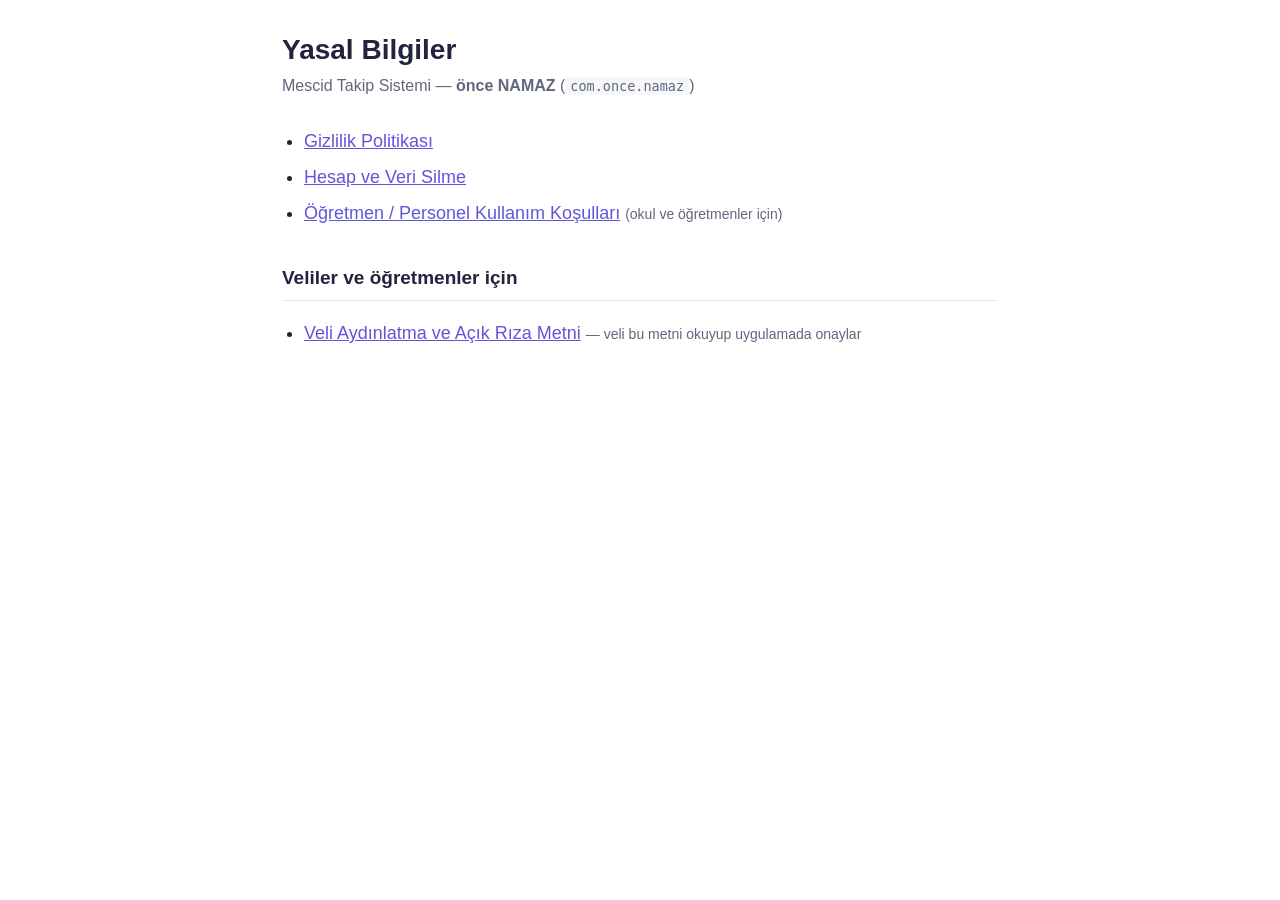
<file: index.html>
<!doctype html>
<html lang="tr">
<head>
<meta charset="utf-8">
<meta name="viewport" content="width=device-width, initial-scale=1">
<title>Yasal Bilgiler — önce NAMAZ</title>
<link rel="stylesheet" href="stil.css">
</head>
<body>
<h1>Yasal Bilgiler</h1>
<p class="sub">Mescid Takip Sistemi — <strong>önce NAMAZ</strong> (<code>com.once.namaz</code>)</p>
<ul style="margin-top:28px; font-size:18px;">
  <li><a href="gizlilik.html">Gizlilik Politikası</a></li>
  <li><a href="veri-silme.html">Hesap ve Veri Silme</a></li>
  <li><a href="kullanim-kosullari.html">Öğretmen / Personel Kullanım Koşulları</a> <span style="color:var(--muted);font-size:14px">(okul ve öğretmenler için)</span></li>
</ul>

<h2 style="margin-top:34px">Veliler ve öğretmenler için</h2>
<ul style="font-size:18px;">
  <li><a href="veli-onay-formu.html">Veli Aydınlatma ve Açık Rıza Metni</a>
      <span style="color:var(--muted);font-size:14px">— veli bu metni okuyup uygulamada onaylar</span></li>
</ul>
</body>
</html>
</file>
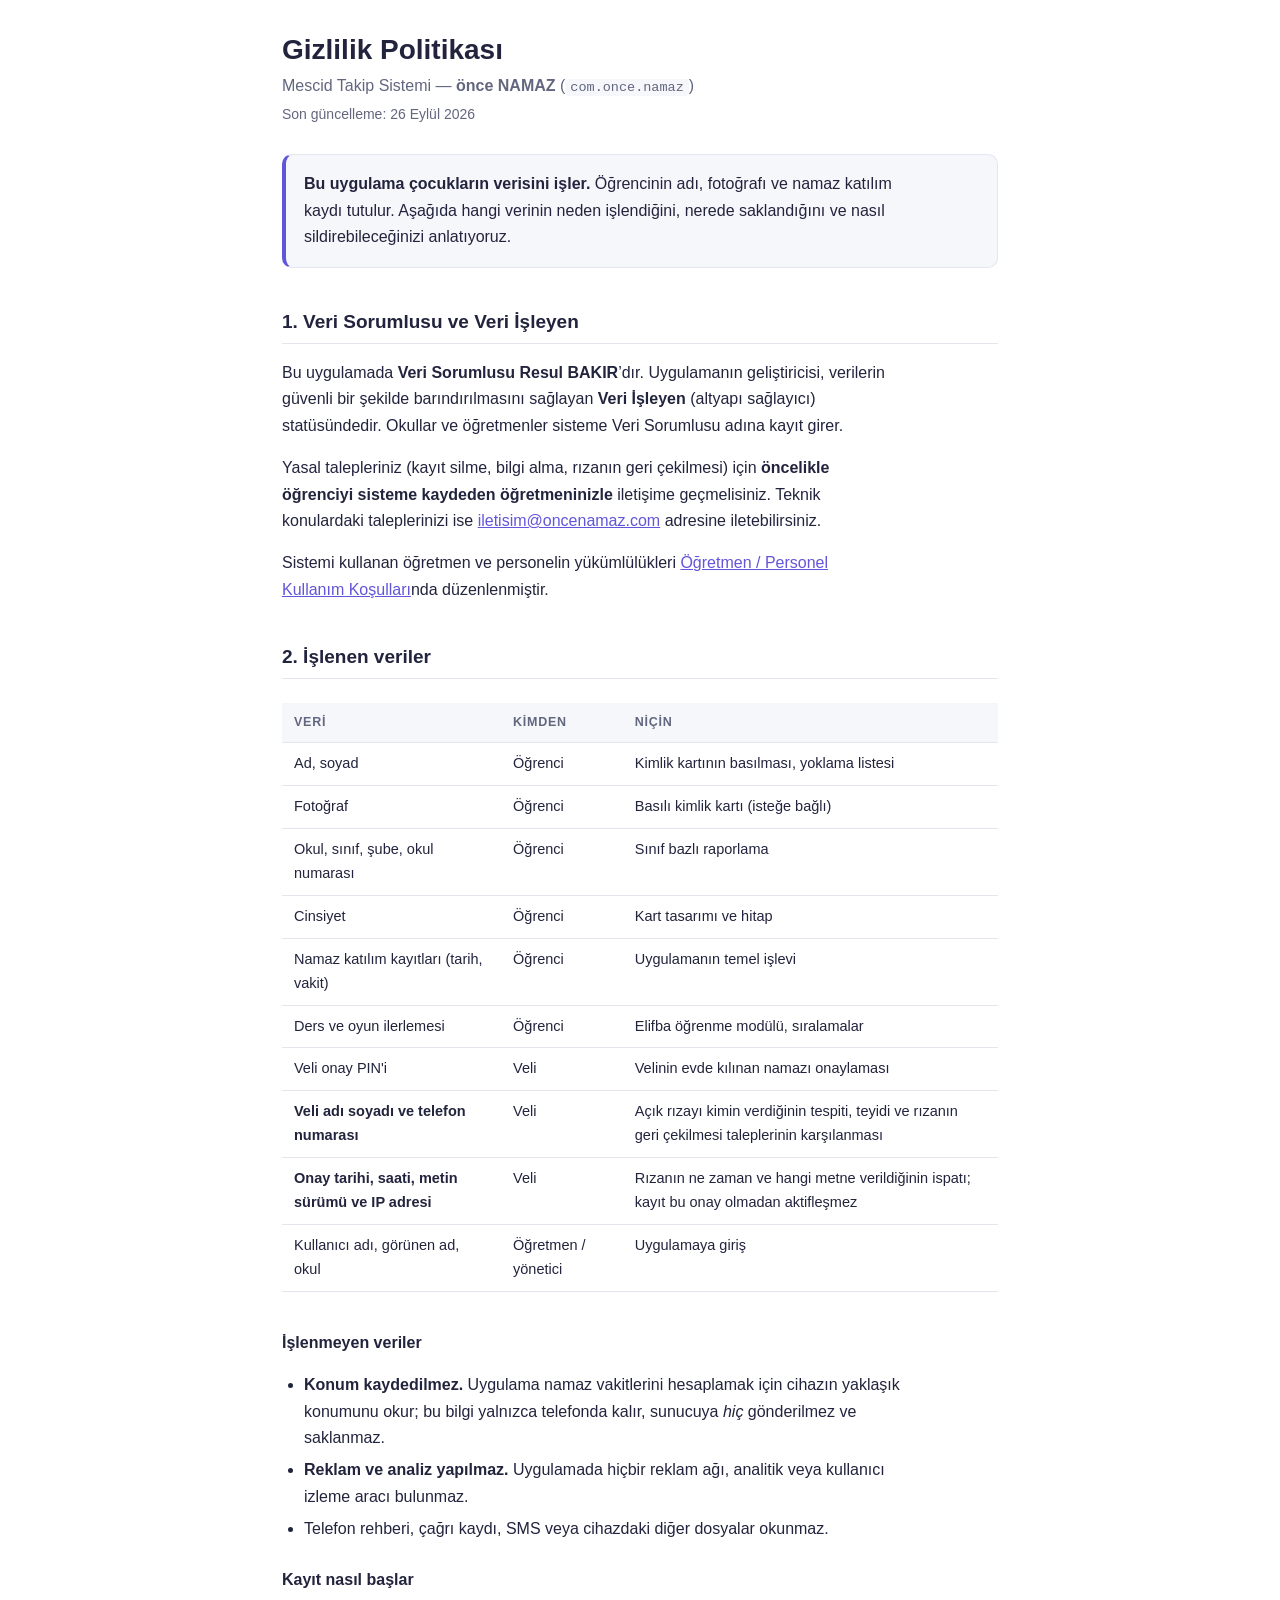
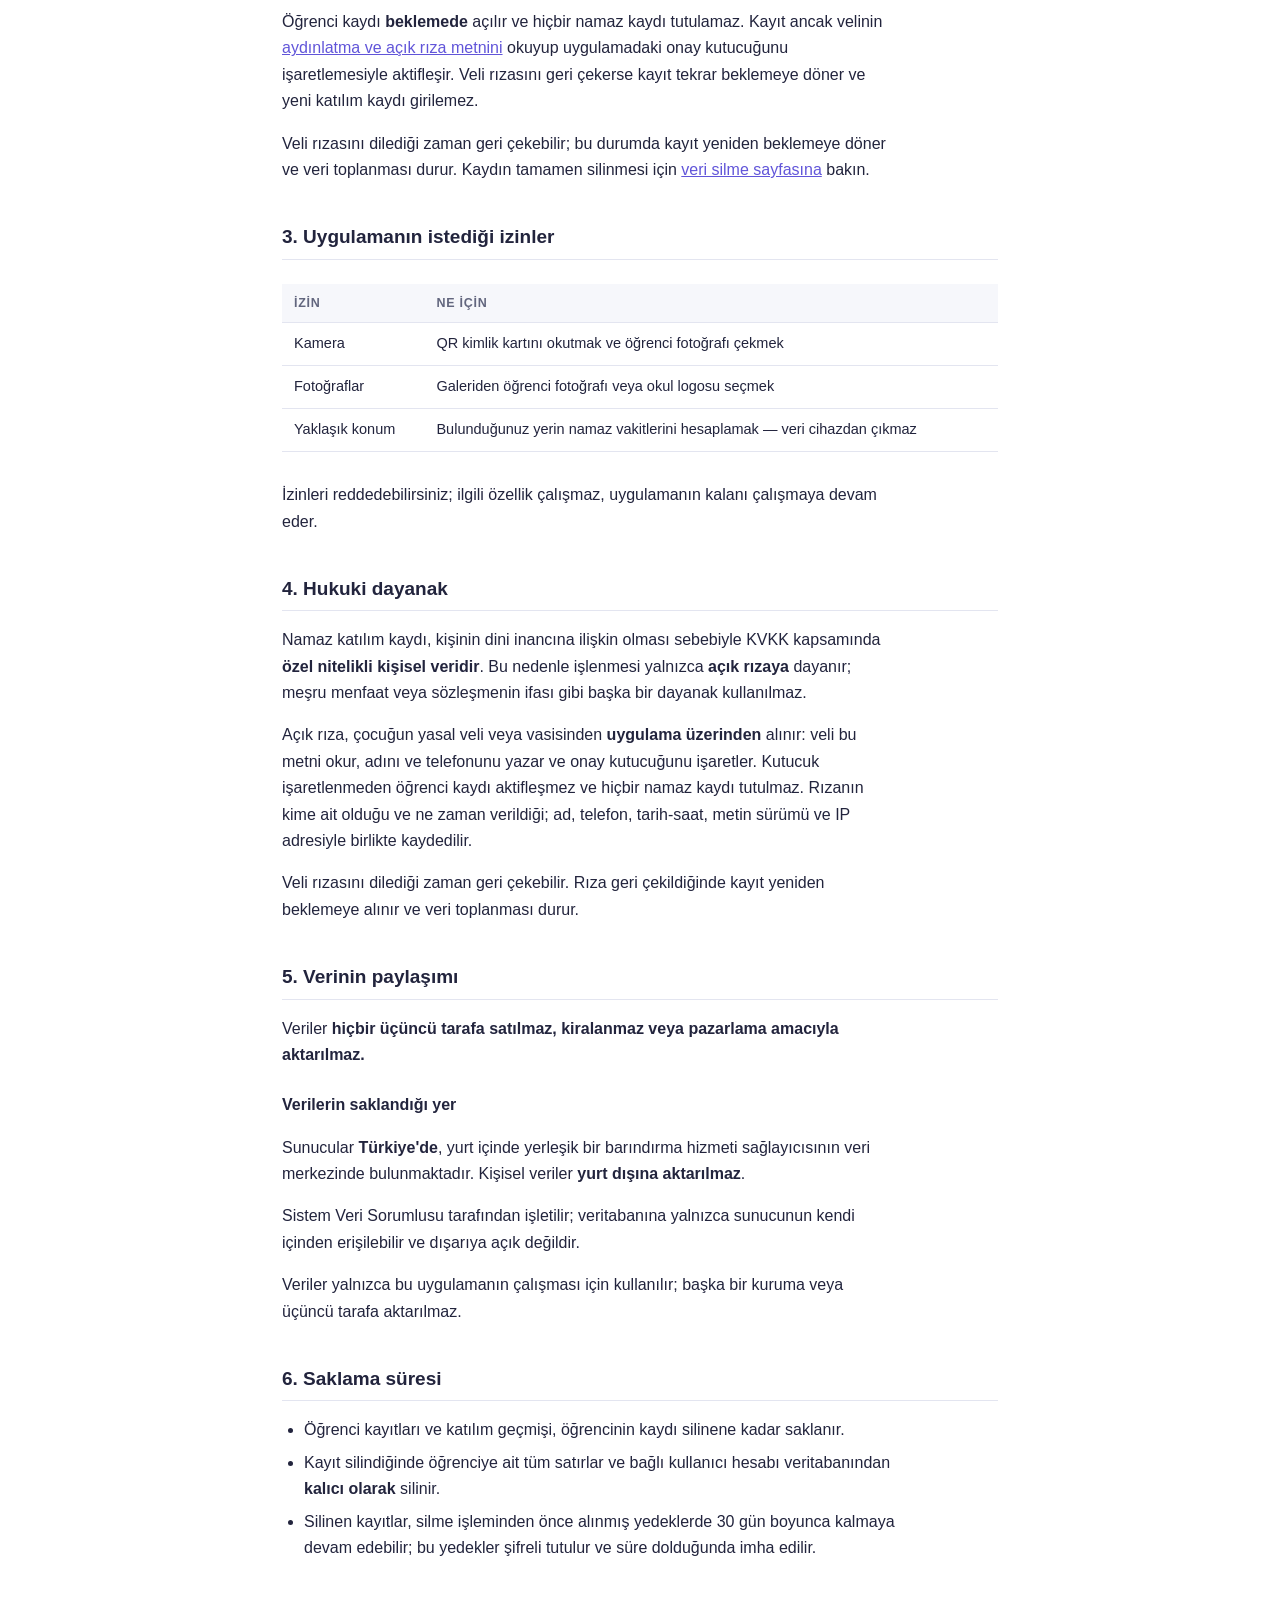
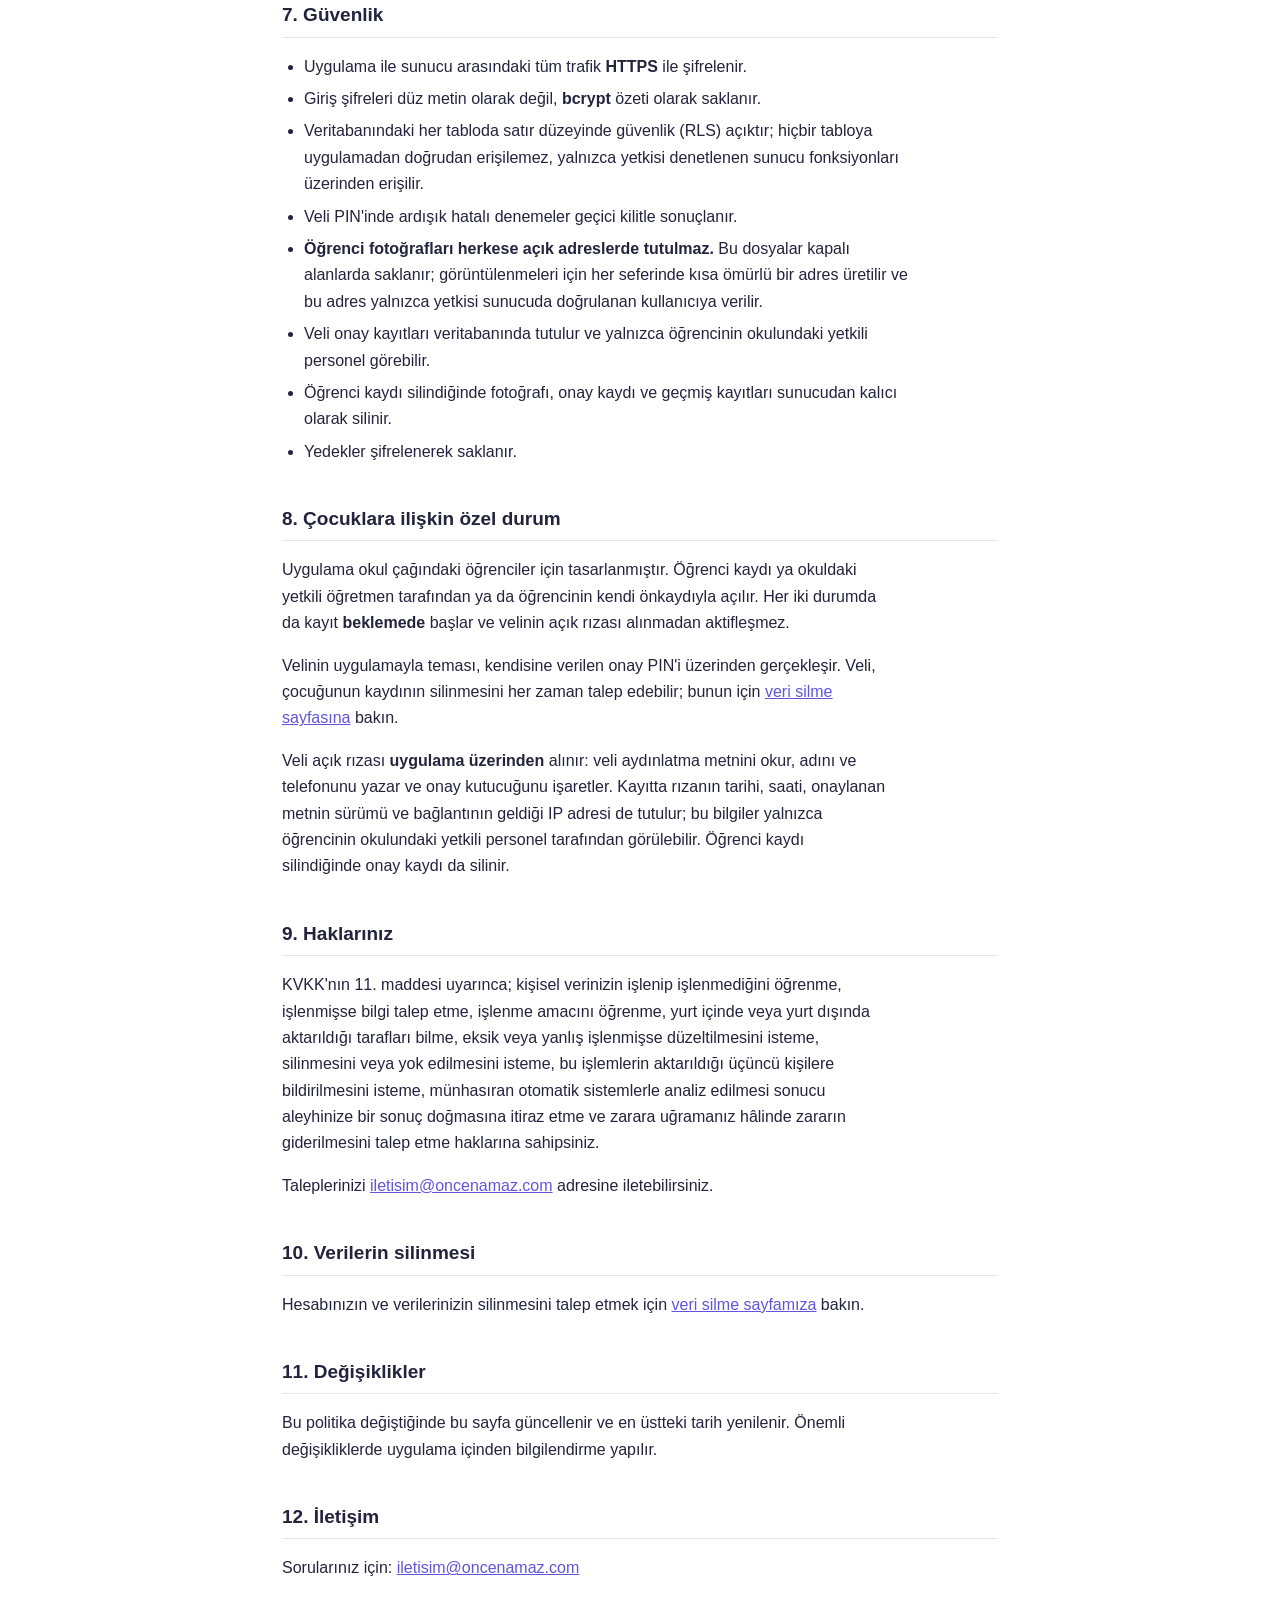
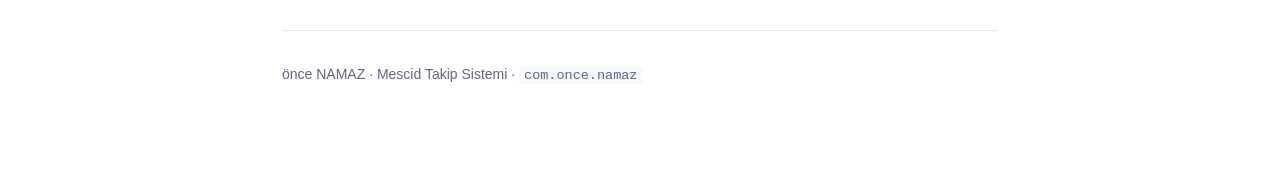
<file: gizlilik.html>
<!doctype html>
<html lang="tr">
<head>
<meta charset="utf-8">
<meta name="viewport" content="width=device-width, initial-scale=1">
<title>Gizlilik Politikası — önce NAMAZ</title>
<link rel="stylesheet" href="stil.css">
</head>
<body>

<h1>Gizlilik Politikası</h1>
<p class="sub">Mescid Takip Sistemi — <strong>önce NAMAZ</strong> (<code>com.once.namaz</code>)</p>
<p class="date">Son güncelleme: 26 Eylül 2026</p>

<div class="kutu">
  <p><strong>Bu uygulama çocukların verisini işler.</strong> Öğrencinin adı, fotoğrafı ve namaz katılım kaydı tutulur. Aşağıda hangi verinin neden işlendiğini, nerede saklandığını ve nasıl sildirebileceğinizi anlatıyoruz.</p>
</div>

<h2>1. Veri Sorumlusu ve Veri İşleyen</h2>
<p>Bu uygulamada <strong>Veri Sorumlusu</strong> <strong>Resul BAKIR</strong>’dır. Uygulamanın geliştiricisi, verilerin güvenli bir şekilde barındırılmasını sağlayan <strong>Veri İşleyen</strong> (altyapı sağlayıcı) statüsündedir. Okullar ve öğretmenler sisteme Veri Sorumlusu adına kayıt girer.</p>
<p>Yasal talepleriniz (kayıt silme, bilgi alma, rızanın geri çekilmesi) için <strong>öncelikle öğrenciyi sisteme kaydeden öğretmeninizle</strong> iletişime geçmelisiniz. Teknik konulardaki taleplerinizi ise <a href="mailto:iletisim@oncenamaz.com">iletisim@oncenamaz.com</a> adresine iletebilirsiniz.</p>
<p>Sistemi kullanan öğretmen ve personelin yükümlülükleri <a href="kullanim-kosullari.html">Öğretmen / Personel Kullanım Koşulları</a>nda düzenlenmiştir.</p>

<h2>2. İşlenen veriler</h2>
<div class="scroll">
<table>
  <thead><tr><th>Veri</th><th>Kimden</th><th>Niçin</th></tr></thead>
  <tbody>
    <tr><td>Ad, soyad</td><td>Öğrenci</td><td>Kimlik kartının basılması, yoklama listesi</td></tr>
    <tr><td>Fotoğraf</td><td>Öğrenci</td><td>Basılı kimlik kartı (isteğe bağlı)</td></tr>
    <tr><td>Okul, sınıf, şube, okul numarası</td><td>Öğrenci</td><td>Sınıf bazlı raporlama</td></tr>
    <tr><td>Cinsiyet</td><td>Öğrenci</td><td>Kart tasarımı ve hitap</td></tr>
    <tr><td>Namaz katılım kayıtları (tarih, vakit)</td><td>Öğrenci</td><td>Uygulamanın temel işlevi</td></tr>
    <tr><td>Ders ve oyun ilerlemesi</td><td>Öğrenci</td><td>Elifba öğrenme modülü, sıralamalar</td></tr>
    <tr><td>Veli onay PIN'i</td><td>Veli</td><td>Velinin evde kılınan namazı onaylaması</td></tr>
    <tr><td><strong>Veli adı soyadı ve telefon numarası</strong></td><td>Veli</td><td>Açık rızayı kimin verdiğinin tespiti, teyidi ve rızanın geri çekilmesi taleplerinin karşılanması</td></tr>
    <tr><td><strong>Onay tarihi, saati, metin sürümü ve IP adresi</strong></td><td>Veli</td><td>Rızanın ne zaman ve hangi metne verildiğinin ispatı; kayıt bu onay olmadan aktifleşmez</td></tr>
    <tr><td>Kullanıcı adı, görünen ad, okul</td><td>Öğretmen / yönetici</td><td>Uygulamaya giriş</td></tr>
  </tbody>
</table>
</div>

<h3>İşlenmeyen veriler</h3>
<ul>
  <li><strong>Konum kaydedilmez.</strong> Uygulama namaz vakitlerini hesaplamak için cihazın yaklaşık konumunu okur; bu bilgi yalnızca telefonda kalır, sunucuya <em>hiç</em> gönderilmez ve saklanmaz.</li>
  <li><strong>Reklam ve analiz yapılmaz.</strong> Uygulamada hiçbir reklam ağı, analitik veya kullanıcı izleme aracı bulunmaz.</li>
  <li>Telefon rehberi, çağrı kaydı, SMS veya cihazdaki diğer dosyalar okunmaz.</li>
</ul>

<h3>Kayıt nasıl başlar</h3>
<p>Öğrenci kaydı <strong>beklemede</strong> açılır ve hiçbir namaz kaydı tutulamaz. Kayıt ancak velinin <a href="veli-onay-formu.html">aydınlatma ve açık rıza metnini</a> okuyup uygulamadaki onay kutucuğunu işaretlemesiyle aktifleşir. Veli rızasını geri çekerse kayıt tekrar beklemeye döner ve yeni katılım kaydı girilemez.</p>
<p>Veli rızasını dilediği zaman geri çekebilir; bu durumda kayıt yeniden beklemeye döner ve veri toplanması durur. Kaydın tamamen silinmesi için <a href="veri-silme.html">veri silme sayfasına</a> bakın.</p>

<h2>3. Uygulamanın istediği izinler</h2>
<div class="scroll">
<table>
  <thead><tr><th>İzin</th><th>Ne için</th></tr></thead>
  <tbody>
    <tr><td>Kamera</td><td>QR kimlik kartını okutmak ve öğrenci fotoğrafı çekmek</td></tr>
    <tr><td>Fotoğraflar</td><td>Galeriden öğrenci fotoğrafı veya okul logosu seçmek</td></tr>
    <tr><td>Yaklaşık konum</td><td>Bulunduğunuz yerin namaz vakitlerini hesaplamak — veri cihazdan çıkmaz</td></tr>
  </tbody>
</table>
</div>
<p>İzinleri reddedebilirsiniz; ilgili özellik çalışmaz, uygulamanın kalanı çalışmaya devam eder.</p>

<h2>4. Hukuki dayanak</h2>
<p>Namaz katılım kaydı, kişinin dini inancına ilişkin olması sebebiyle KVKK
kapsamında <strong>özel nitelikli kişisel veridir</strong>. Bu nedenle işlenmesi
yalnızca <strong>açık rızaya</strong> dayanır; meşru menfaat veya sözleşmenin
ifası gibi başka bir dayanak kullanılmaz.</p>
<p>Açık rıza, çocuğun yasal veli veya vasisinden <strong>uygulama üzerinden</strong>
alınır: veli bu metni okur, adını ve telefonunu yazar ve onay kutucuğunu
işaretler. Kutucuk işaretlenmeden öğrenci kaydı aktifleşmez ve hiçbir namaz
kaydı tutulmaz. Rızanın kime ait olduğu ve ne zaman verildiği; ad, telefon,
tarih-saat, metin sürümü ve IP adresiyle birlikte kaydedilir.</p>
<p>Veli rızasını dilediği zaman geri çekebilir. Rıza geri çekildiğinde kayıt
yeniden beklemeye alınır ve veri toplanması durur.</p>

<h2>5. Verinin paylaşımı</h2>
<p>Veriler <strong>hiçbir üçüncü tarafa satılmaz, kiralanmaz veya pazarlama amacıyla aktarılmaz.</strong></p>
<h3>Verilerin saklandığı yer</h3>
<p>Sunucular <strong>Türkiye'de</strong>, yurt içinde yerleşik bir barındırma
hizmeti sağlayıcısının veri merkezinde bulunmaktadır. Kişisel veriler
<strong>yurt dışına aktarılmaz</strong>.</p>
<p>Sistem Veri Sorumlusu tarafından işletilir; veritabanına yalnızca sunucunun
kendi içinden erişilebilir ve dışarıya açık değildir.</p>
<p>Veriler yalnızca bu uygulamanın çalışması için kullanılır; başka bir kuruma
veya üçüncü tarafa aktarılmaz.</p>

<h2>6. Saklama süresi</h2>
<ul>
  <li>Öğrenci kayıtları ve katılım geçmişi, öğrencinin kaydı silinene kadar saklanır.</li>
  <li>Kayıt silindiğinde öğrenciye ait tüm satırlar ve bağlı kullanıcı hesabı veritabanından <strong>kalıcı olarak</strong> silinir.</li>
  <li>Silinen kayıtlar, silme işleminden önce alınmış yedeklerde 30 gün boyunca kalmaya devam edebilir; bu yedekler şifreli tutulur ve süre dolduğunda imha edilir.</li>
</ul>

<h2>7. Güvenlik</h2>
<ul>
  <li>Uygulama ile sunucu arasındaki tüm trafik <strong>HTTPS</strong> ile şifrelenir.</li>
  <li>Giriş şifreleri düz metin olarak değil, <strong>bcrypt</strong> özeti olarak saklanır.</li>
  <li>Veritabanındaki her tabloda satır düzeyinde güvenlik (RLS) açıktır; hiçbir tabloya uygulamadan doğrudan erişilemez, yalnızca yetkisi denetlenen sunucu fonksiyonları üzerinden erişilir.</li>
  <li>Veli PIN'inde ardışık hatalı denemeler geçici kilitle sonuçlanır.</li>
  <li><strong>Öğrenci fotoğrafları herkese açık adreslerde tutulmaz.</strong> Bu dosyalar kapalı alanlarda saklanır; görüntülenmeleri için her seferinde kısa ömürlü bir adres üretilir ve bu adres yalnızca yetkisi sunucuda doğrulanan kullanıcıya verilir.</li>
  <li>Veli onay kayıtları veritabanında tutulur ve yalnızca öğrencinin okulundaki yetkili personel görebilir.</li>
  <li>Öğrenci kaydı silindiğinde fotoğrafı, onay kaydı ve geçmiş kayıtları sunucudan kalıcı olarak silinir.</li>
  <li>Yedekler şifrelenerek saklanır.</li>
</ul>

<h2>8. Çocuklara ilişkin özel durum</h2>
<p>Uygulama okul çağındaki öğrenciler için tasarlanmıştır. Öğrenci kaydı ya okuldaki yetkili öğretmen tarafından ya da öğrencinin kendi önkaydıyla açılır. Her iki durumda da kayıt <strong>beklemede</strong> başlar ve velinin açık rızası alınmadan aktifleşmez.</p>
<p>Velinin uygulamayla teması, kendisine verilen onay PIN'i üzerinden
gerçekleşir. Veli, çocuğunun kaydının silinmesini her zaman talep edebilir;
bunun için <a href="veri-silme.html">veri silme sayfasına</a> bakın.</p>
<p>Veli açık rızası <strong>uygulama üzerinden</strong> alınır: veli aydınlatma
metnini okur, adını ve telefonunu yazar ve onay kutucuğunu işaretler. Kayıtta
rızanın tarihi, saati, onaylanan metnin sürümü ve bağlantının geldiği IP adresi
de tutulur; bu bilgiler yalnızca öğrencinin okulundaki yetkili personel
tarafından görülebilir. Öğrenci kaydı silindiğinde onay kaydı da silinir.</p>

<h2>9. Haklarınız</h2>
<p>KVKK'nın 11. maddesi uyarınca; kişisel verinizin işlenip işlenmediğini öğrenme, işlenmişse bilgi talep etme, işlenme amacını öğrenme, yurt içinde veya yurt dışında aktarıldığı tarafları bilme, eksik veya yanlış işlenmişse düzeltilmesini isteme, silinmesini veya yok edilmesini isteme, bu işlemlerin aktarıldığı üçüncü kişilere bildirilmesini isteme, münhasıran otomatik sistemlerle analiz edilmesi sonucu aleyhinize bir sonuç doğmasına itiraz etme ve zarara uğramanız hâlinde zararın giderilmesini talep etme haklarına sahipsiniz.</p>
<p>Taleplerinizi <a href="mailto:iletisim@oncenamaz.com">iletisim@oncenamaz.com</a> adresine iletebilirsiniz.</p>

<h2>10. Verilerin silinmesi</h2>
<p>Hesabınızın ve verilerinizin silinmesini talep etmek için <a href="veri-silme.html">veri silme sayfamıza</a> bakın.</p>

<h2>11. Değişiklikler</h2>
<p>Bu politika değiştiğinde bu sayfa güncellenir ve en üstteki tarih yenilenir. Önemli değişikliklerde uygulama içinden bilgilendirme yapılır.</p>

<h2>12. İletişim</h2>
<p>Sorularınız için: <a href="mailto:iletisim@oncenamaz.com">iletisim@oncenamaz.com</a></p>

<footer>
  <p>önce NAMAZ · Mescid Takip Sistemi · <code>com.once.namaz</code></p>
</footer>

</body>
</html>
</file>
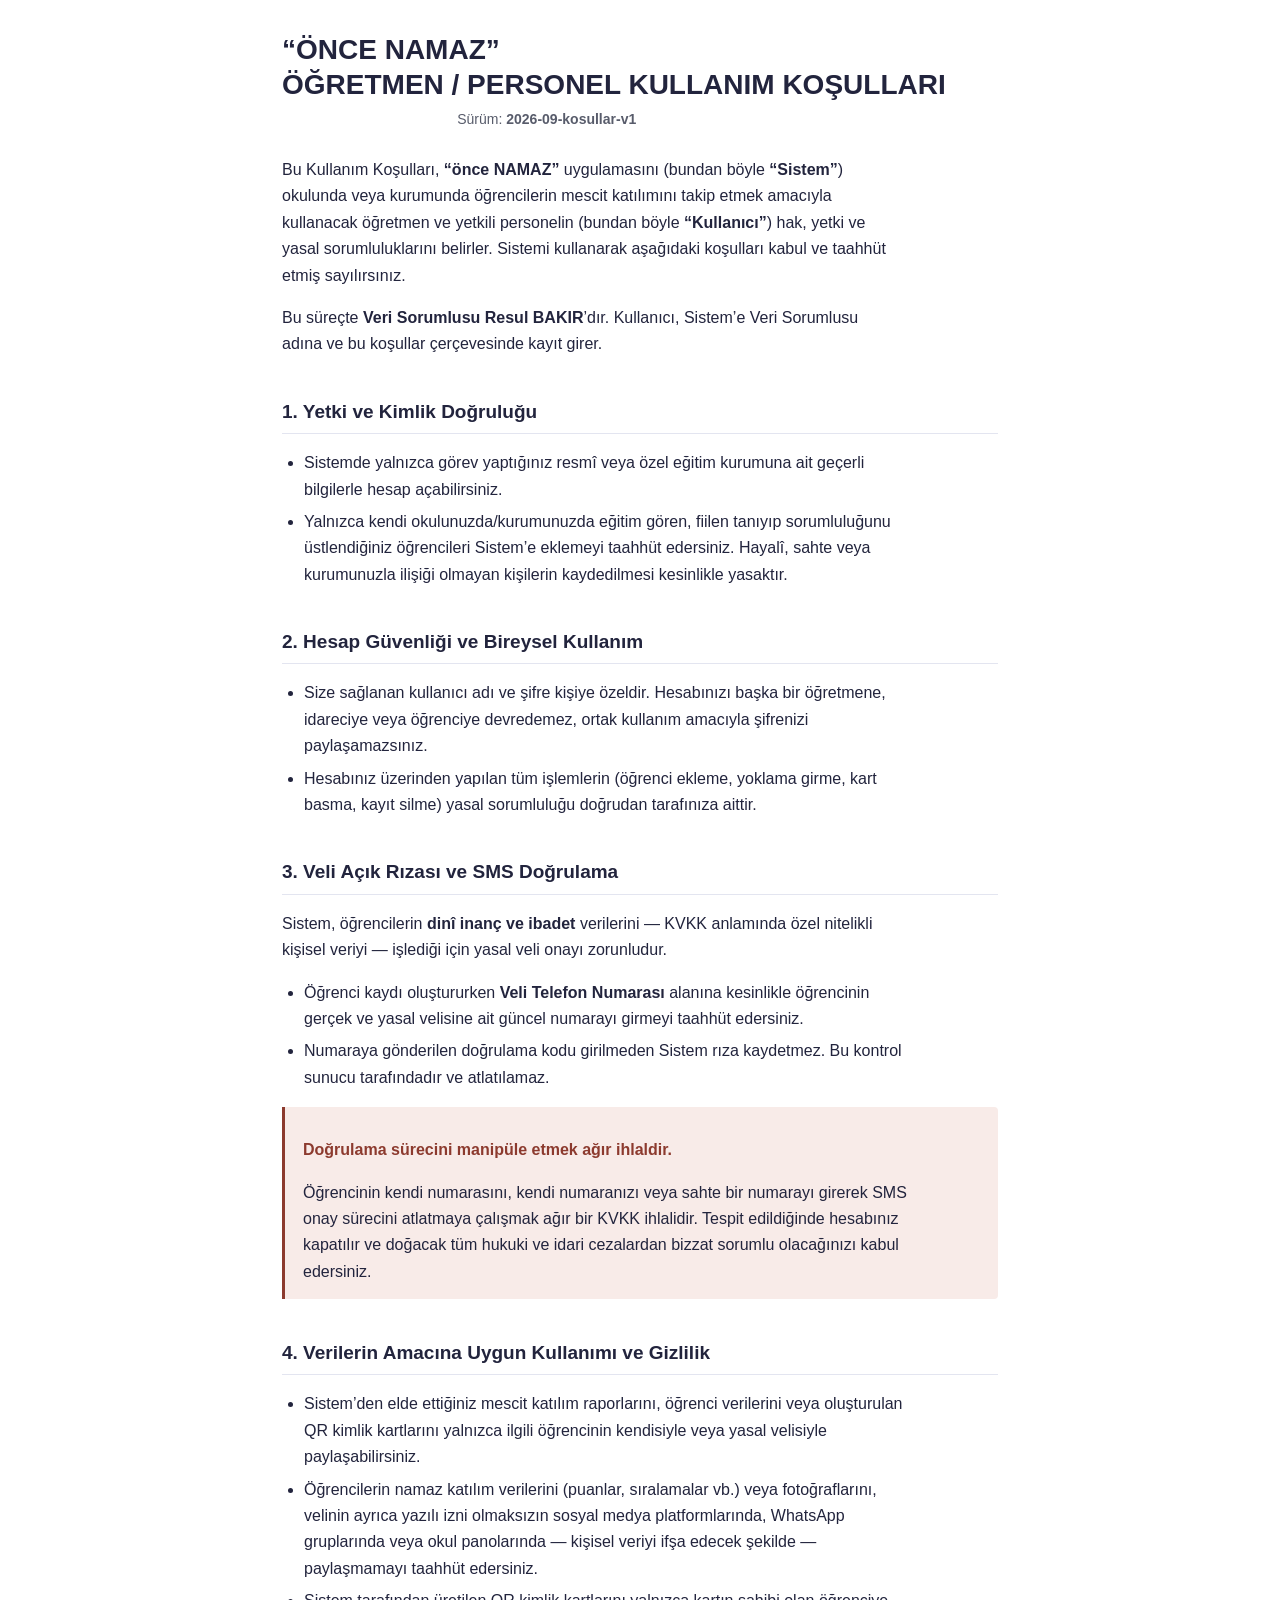
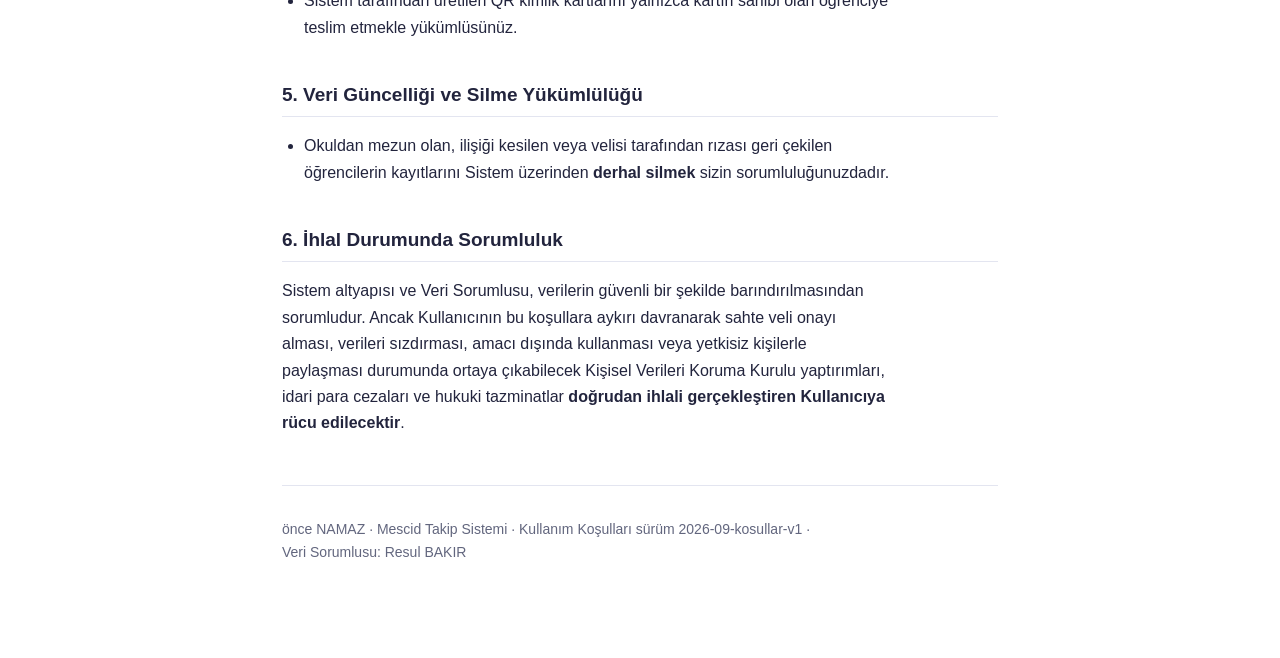
<file: kullanim-kosullari.html>
<!doctype html>
<html lang="tr">
<head>
<meta charset="utf-8">
<meta name="viewport" content="width=device-width, initial-scale=1">
<title>Öğretmen / Personel Kullanım Koşulları — önce NAMAZ</title>
<link rel="stylesheet" href="stil.css">
<style>
  .surum { text-align:center; font-size:14px; color:#585C6B; margin:0 0 26px; }
  .uyari { background:#F8EBE8; border-left:3px solid #8C3A2E; padding:14px 18px; border-radius:0 4px 4px 0; margin:0 0 18px; }
  .uyari p:last-child { margin-bottom:0; }
  .uyari .bas { font-weight:700; color:#8C3A2E; }
</style>
</head>
<body>

<h1>“ÖNCE NAMAZ”<br>ÖĞRETMEN / PERSONEL KULLANIM KOŞULLARI</h1>
<p class="surum">Sürüm: <strong>2026-09-kosullar-v1</strong></p>

<p>Bu Kullanım Koşulları, <strong>“önce NAMAZ”</strong> uygulamasını (bundan böyle <strong>“Sistem”</strong>) okulunda veya kurumunda öğrencilerin mescit katılımını takip etmek amacıyla kullanacak öğretmen ve yetkili personelin (bundan böyle <strong>“Kullanıcı”</strong>) hak, yetki ve yasal sorumluluklarını belirler. Sistemi kullanarak aşağıdaki koşulları kabul ve taahhüt etmiş sayılırsınız.</p>

<p>Bu süreçte <strong>Veri Sorumlusu Resul BAKIR</strong>’dır. Kullanıcı, Sistem’e Veri Sorumlusu adına ve bu koşullar çerçevesinde kayıt girer.</p>

<h2>1. Yetki ve Kimlik Doğruluğu</h2>
<ul>
  <li>Sistemde yalnızca görev yaptığınız resmî veya özel eğitim kurumuna ait geçerli bilgilerle hesap açabilirsiniz.</li>
  <li>Yalnızca kendi okulunuzda/kurumunuzda eğitim gören, fiilen tanıyıp sorumluluğunu üstlendiğiniz öğrencileri Sistem’e eklemeyi taahhüt edersiniz. Hayalî, sahte veya kurumunuzla ilişiği olmayan kişilerin kaydedilmesi kesinlikle yasaktır.</li>
</ul>

<h2>2. Hesap Güvenliği ve Bireysel Kullanım</h2>
<ul>
  <li>Size sağlanan kullanıcı adı ve şifre kişiye özeldir. Hesabınızı başka bir öğretmene, idareciye veya öğrenciye devredemez, ortak kullanım amacıyla şifrenizi paylaşamazsınız.</li>
  <li>Hesabınız üzerinden yapılan tüm işlemlerin (öğrenci ekleme, yoklama girme, kart basma, kayıt silme) yasal sorumluluğu doğrudan tarafınıza aittir.</li>
</ul>

<h2>3. Veli Açık Rızası ve SMS Doğrulama</h2>
<p>Sistem, öğrencilerin <strong>dinî inanç ve ibadet</strong> verilerini — KVKK anlamında özel nitelikli kişisel veriyi — işlediği için yasal veli onayı zorunludur.</p>
<ul>
  <li>Öğrenci kaydı oluştururken <strong>Veli Telefon Numarası</strong> alanına kesinlikle öğrencinin gerçek ve yasal velisine ait güncel numarayı girmeyi taahhüt edersiniz.</li>
  <li>Numaraya gönderilen doğrulama kodu girilmeden Sistem rıza kaydetmez. Bu kontrol sunucu tarafındadır ve atlatılamaz.</li>
</ul>
<div class="uyari">
  <p class="bas">Doğrulama sürecini manipüle etmek ağır ihlaldir.</p>
  <p>Öğrencinin kendi numarasını, kendi numaranızı veya sahte bir numarayı girerek SMS onay sürecini atlatmaya çalışmak ağır bir KVKK ihlalidir. Tespit edildiğinde hesabınız kapatılır ve doğacak tüm hukuki ve idari cezalardan bizzat sorumlu olacağınızı kabul edersiniz.</p>
</div>

<h2>4. Verilerin Amacına Uygun Kullanımı ve Gizlilik</h2>
<ul>
  <li>Sistem’den elde ettiğiniz mescit katılım raporlarını, öğrenci verilerini veya oluşturulan QR kimlik kartlarını yalnızca ilgili öğrencinin kendisiyle veya yasal velisiyle paylaşabilirsiniz.</li>
  <li>Öğrencilerin namaz katılım verilerini (puanlar, sıralamalar vb.) veya fotoğraflarını, velinin ayrıca yazılı izni olmaksızın sosyal medya platformlarında, WhatsApp gruplarında veya okul panolarında — kişisel veriyi ifşa edecek şekilde — paylaşmamayı taahhüt edersiniz.</li>
  <li>Sistem tarafından üretilen QR kimlik kartlarını yalnızca kartın sahibi olan öğrenciye teslim etmekle yükümlüsünüz.</li>
</ul>

<h2>5. Veri Güncelliği ve Silme Yükümlülüğü</h2>
<ul>
  <li>Okuldan mezun olan, ilişiği kesilen veya velisi tarafından rızası geri çekilen öğrencilerin kayıtlarını Sistem üzerinden <strong>derhal silmek</strong> sizin sorumluluğunuzdadır.</li>
</ul>

<h2>6. İhlal Durumunda Sorumluluk</h2>
<p>Sistem altyapısı ve Veri Sorumlusu, verilerin güvenli bir şekilde barındırılmasından sorumludur. Ancak Kullanıcının bu koşullara aykırı davranarak sahte veli onayı alması, verileri sızdırması, amacı dışında kullanması veya yetkisiz kişilerle paylaşması durumunda ortaya çıkabilecek Kişisel Verileri Koruma Kurulu yaptırımları, idari para cezaları ve hukuki tazminatlar <strong>doğrudan ihlali gerçekleştiren Kullanıcıya rücu edilecektir</strong>.</p>

<footer>
  <p>önce NAMAZ · Mescid Takip Sistemi · Kullanım Koşulları sürüm 2026-09-kosullar-v1 · Veri Sorumlusu: Resul BAKIR</p>
</footer>

</body>
</html>
</file>
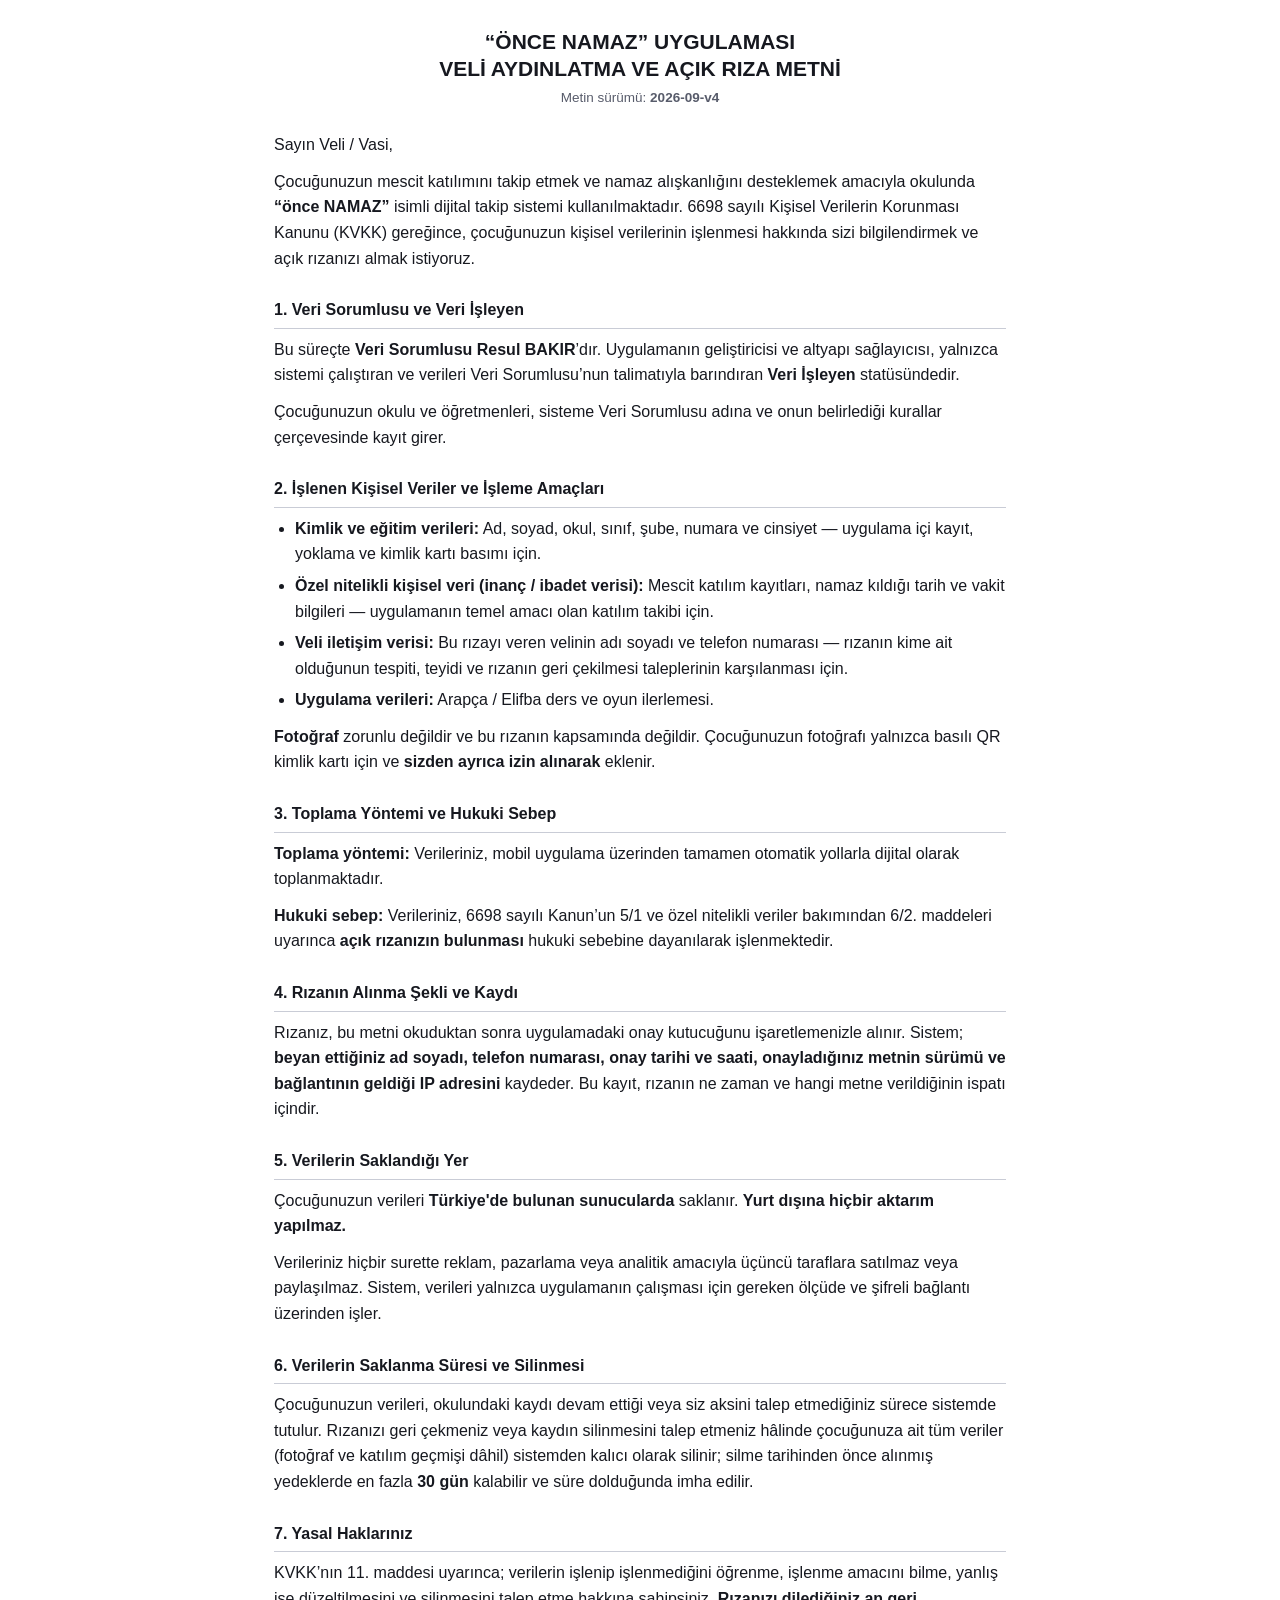
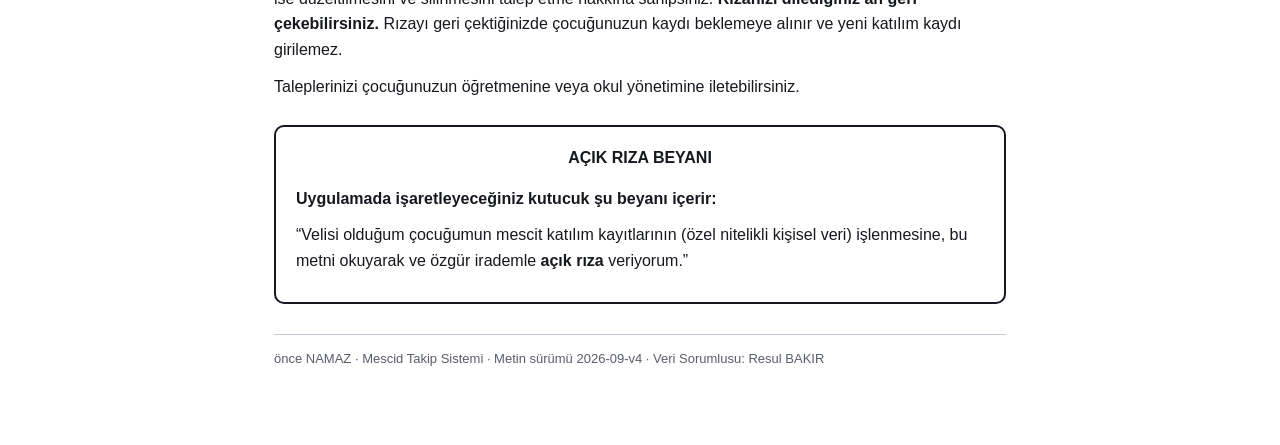
<file: veli-onay-formu.html>
<!doctype html>
<html lang="tr">
<head>
<meta charset="utf-8">
<meta name="viewport" content="width=device-width, initial-scale=1">
<title>Veli Aydınlatma ve Açık Rıza Metni — önce NAMAZ</title>
<style>
  /* Bu metin uygulamada okunur; veli onay kutucuğunu işaretlemeden önce
     buraya yönlendirilir. Yazdırılmak zorunda değil ama okunaklı dökülsün. */
  :root { --ink:#16181F; --muted:#585C6B; --rule:#C9CCD6; }
  * { box-sizing: border-box; }
  body {
    margin: 0 auto; padding: 28px 24px 64px; max-width: 780px;
    background: #fff; color: var(--ink);
    font: 16px/1.6 "Segoe UI", -apple-system, BlinkMacSystemFont, Roboto, Arial, sans-serif;
    -webkit-text-size-adjust: 100%;
  }
  h1 { font-size: 21px; line-height: 1.3; margin: 0 0 4px; text-align: center; }
  .altbaslik { text-align: center; font-size: 13.5px; color: var(--muted); margin: 0 0 24px; }
  h2 { font-size: 16px; margin: 26px 0 8px; padding-bottom: 5px; border-bottom: 1px solid var(--rule); }
  p { margin: 0 0 11px; }
  ul { margin: 0 0 11px; padding-left: 21px; }
  li { margin-bottom: 6px; }

  .onay { border: 2px solid var(--ink); border-radius: 10px; padding: 18px 20px; margin-top: 26px; }
  .onay h2 { border: 0; margin: 0 0 10px; text-align: center; }
  .beyan { font-weight: 600; }

  footer { margin-top: 30px; padding-top: 14px; border-top: 1px solid var(--rule); font-size: 13px; color: var(--muted); }

  @media print {
    body { padding: 0; max-width: none; font-size: 10pt; }
    @page { size: A4; margin: 14mm; }
  }
</style>
</head>
<body>

<h1>“ÖNCE NAMAZ” UYGULAMASI<br>VELİ AYDINLATMA VE AÇIK RIZA METNİ</h1>
<p class="altbaslik">Metin sürümü: <strong>2026-09-v4</strong></p>

<p>Sayın Veli / Vasi,</p>
<p>Çocuğunuzun mescit katılımını takip etmek ve namaz alışkanlığını desteklemek amacıyla okulunda <strong>“önce NAMAZ”</strong> isimli dijital takip sistemi kullanılmaktadır. 6698 sayılı Kişisel Verilerin Korunması Kanunu (KVKK) gereğince, çocuğunuzun kişisel verilerinin işlenmesi hakkında sizi bilgilendirmek ve açık rızanızı almak istiyoruz.</p>

<h2>1. Veri Sorumlusu ve Veri İşleyen</h2>
<p>Bu süreçte <strong>Veri Sorumlusu</strong> <strong>Resul BAKIR</strong>’dır. Uygulamanın geliştiricisi ve altyapı sağlayıcısı, yalnızca sistemi çalıştıran ve verileri Veri Sorumlusu’nun talimatıyla barındıran <strong>Veri İşleyen</strong> statüsündedir.</p>
<p>Çocuğunuzun okulu ve öğretmenleri, sisteme Veri Sorumlusu adına ve onun belirlediği kurallar çerçevesinde kayıt girer.</p>

<h2>2. İşlenen Kişisel Veriler ve İşleme Amaçları</h2>
<ul>
  <li><strong>Kimlik ve eğitim verileri:</strong> Ad, soyad, okul, sınıf, şube, numara ve cinsiyet — uygulama içi kayıt, yoklama ve kimlik kartı basımı için.</li>
  <li><strong>Özel nitelikli kişisel veri (inanç / ibadet verisi):</strong> Mescit katılım kayıtları, namaz kıldığı tarih ve vakit bilgileri — uygulamanın temel amacı olan katılım takibi için.</li>
  <li><strong>Veli iletişim verisi:</strong> Bu rızayı veren velinin adı soyadı ve telefon numarası — rızanın kime ait olduğunun tespiti, teyidi ve rızanın geri çekilmesi taleplerinin karşılanması için.</li>
  <li><strong>Uygulama verileri:</strong> Arapça / Elifba ders ve oyun ilerlemesi.</li>
</ul>
<p><strong>Fotoğraf</strong> zorunlu değildir ve bu rızanın kapsamında değildir. Çocuğunuzun fotoğrafı yalnızca basılı QR kimlik kartı için ve <strong>sizden ayrıca izin alınarak</strong> eklenir.</p>

<h2>3. Toplama Yöntemi ve Hukuki Sebep</h2>
<p><strong>Toplama yöntemi:</strong> Verileriniz, mobil uygulama üzerinden tamamen otomatik yollarla dijital olarak toplanmaktadır.</p>
<p><strong>Hukuki sebep:</strong> Verileriniz, 6698 sayılı Kanun’un 5/1 ve özel nitelikli veriler bakımından 6/2. maddeleri uyarınca <strong>açık rızanızın bulunması</strong> hukuki sebebine dayanılarak işlenmektedir.</p>

<h2>4. Rızanın Alınma Şekli ve Kaydı</h2>
<p>Rızanız, bu metni okuduktan sonra uygulamadaki onay kutucuğunu işaretlemenizle alınır. Sistem; <strong>beyan ettiğiniz ad soyadı, telefon numarası, onay tarihi ve saati, onayladığınız metnin sürümü ve bağlantının geldiği IP adresini</strong> kaydeder. Bu kayıt, rızanın ne zaman ve hangi metne verildiğinin ispatı içindir.</p>

<h2>5. Verilerin Saklandığı Yer</h2>
<p>Çocuğunuzun verileri <strong>Türkiye'de bulunan sunucularda</strong> saklanır. <strong>Yurt dışına hiçbir aktarım yapılmaz.</strong></p>
<p>Verileriniz hiçbir surette reklam, pazarlama veya analitik amacıyla üçüncü taraflara satılmaz veya paylaşılmaz. Sistem, verileri yalnızca uygulamanın çalışması için gereken ölçüde ve şifreli bağlantı üzerinden işler.</p>

<h2>6. Verilerin Saklanma Süresi ve Silinmesi</h2>
<p>Çocuğunuzun verileri, okulundaki kaydı devam ettiği veya siz aksini talep etmediğiniz sürece sistemde tutulur. Rızanızı geri çekmeniz veya kaydın silinmesini talep etmeniz hâlinde çocuğunuza ait tüm veriler (fotoğraf ve katılım geçmişi dâhil) sistemden kalıcı olarak silinir; silme tarihinden önce alınmış yedeklerde en fazla <strong>30 gün</strong> kalabilir ve süre dolduğunda imha edilir.</p>

<h2>7. Yasal Haklarınız</h2>
<p>KVKK’nın 11. maddesi uyarınca; verilerin işlenip işlenmediğini öğrenme, işlenme amacını bilme, yanlış ise düzeltilmesini ve silinmesini talep etme hakkına sahipsiniz. <strong>Rızanızı dilediğiniz an geri çekebilirsiniz.</strong> Rızayı geri çektiğinizde çocuğunuzun kaydı beklemeye alınır ve yeni katılım kaydı girilemez.</p>
<p>Taleplerinizi çocuğunuzun öğretmenine veya okul yönetimine iletebilirsiniz.</p>

<div class="onay">
  <h2>AÇIK RIZA BEYANI</h2>
  <p class="beyan">Uygulamada işaretleyeceğiniz kutucuk şu beyanı içerir:</p>
  <p>“Velisi olduğum çocuğumun mescit katılım kayıtlarının (özel nitelikli kişisel veri) işlenmesine, bu metni okuyarak ve özgür irademle <strong>açık rıza</strong> veriyorum.”</p>
</div>

<footer>
  <p>önce NAMAZ · Mescid Takip Sistemi · Metin sürümü 2026-09-v4 · Veri Sorumlusu: Resul BAKIR</p>
</footer>

</body>
</html>
</file>
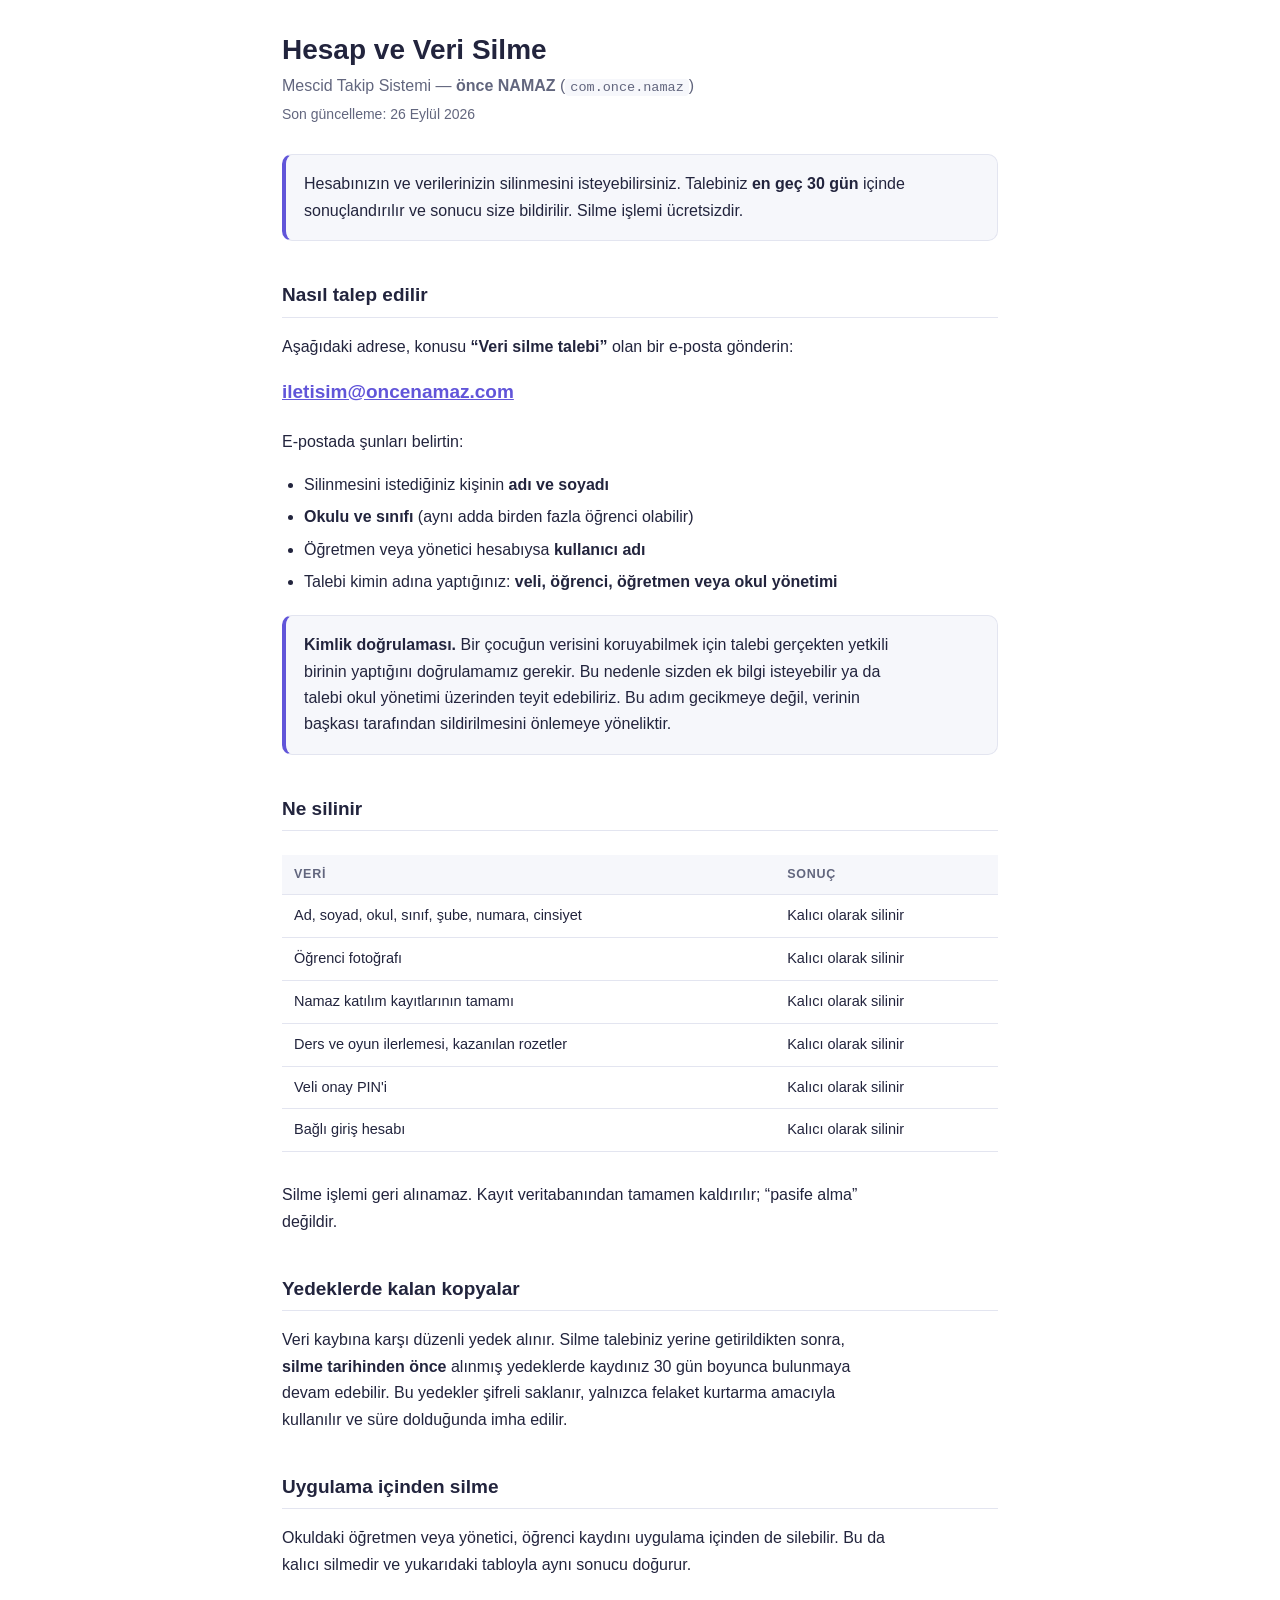
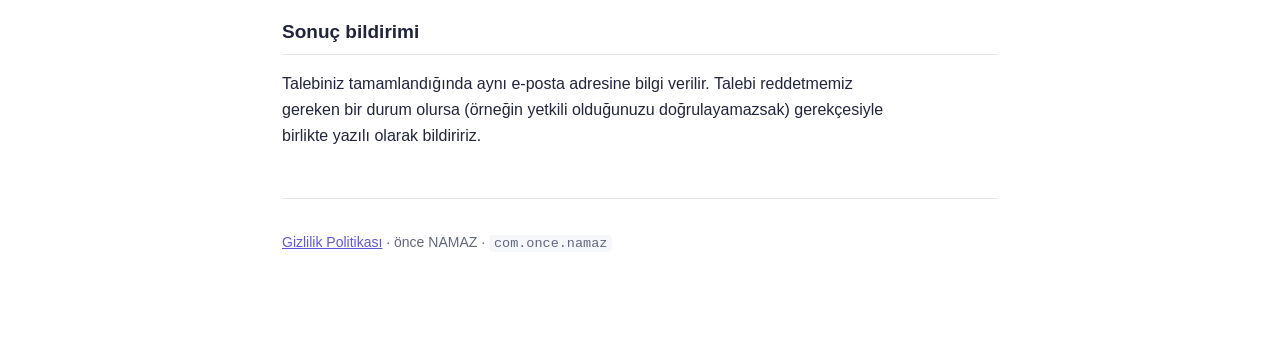
<file: veri-silme.html>
<!doctype html>
<html lang="tr">
<head>
<meta charset="utf-8">
<meta name="viewport" content="width=device-width, initial-scale=1">
<title>Hesap ve Veri Silme — önce NAMAZ</title>
<link rel="stylesheet" href="stil.css">
</head>
<body>

<h1>Hesap ve Veri Silme</h1>
<p class="sub">Mescid Takip Sistemi — <strong>önce NAMAZ</strong> (<code>com.once.namaz</code>)</p>
<p class="date">Son güncelleme: 26 Eylül 2026</p>

<div class="kutu">
  <p>Hesabınızın ve verilerinizin silinmesini isteyebilirsiniz. Talebiniz <strong>en geç 30 gün</strong> içinde sonuçlandırılır ve sonucu size bildirilir. Silme işlemi ücretsizdir.</p>
</div>

<h2>Nasıl talep edilir</h2>
<p>Aşağıdaki adrese, konusu <strong>“Veri silme talebi”</strong> olan bir e-posta gönderin:</p>
<p style="font-size:19px; margin:14px 0 22px;"><strong><a href="mailto:iletisim@oncenamaz.com">iletisim@oncenamaz.com</a></strong></p>

<p>E-postada şunları belirtin:</p>
<ul>
  <li>Silinmesini istediğiniz kişinin <strong>adı ve soyadı</strong></li>
  <li><strong>Okulu ve sınıfı</strong> (aynı adda birden fazla öğrenci olabilir)</li>
  <li>Öğretmen veya yönetici hesabıysa <strong>kullanıcı adı</strong></li>
  <li>Talebi kimin adına yaptığınız: <strong>veli, öğrenci, öğretmen veya okul yönetimi</strong></li>
</ul>

<div class="kutu">
  <p><strong>Kimlik doğrulaması.</strong> Bir çocuğun verisini koruyabilmek için talebi gerçekten yetkili birinin yaptığını doğrulamamız gerekir. Bu nedenle sizden ek bilgi isteyebilir ya da talebi okul yönetimi üzerinden teyit edebiliriz. Bu adım gecikmeye değil, verinin başkası tarafından sildirilmesini önlemeye yöneliktir.</p>
</div>

<h2>Ne silinir</h2>
<div class="scroll">
<table>
  <thead><tr><th>Veri</th><th>Sonuç</th></tr></thead>
  <tbody>
    <tr><td>Ad, soyad, okul, sınıf, şube, numara, cinsiyet</td><td>Kalıcı olarak silinir</td></tr>
    <tr><td>Öğrenci fotoğrafı</td><td>Kalıcı olarak silinir</td></tr>
    <tr><td>Namaz katılım kayıtlarının tamamı</td><td>Kalıcı olarak silinir</td></tr>
    <tr><td>Ders ve oyun ilerlemesi, kazanılan rozetler</td><td>Kalıcı olarak silinir</td></tr>
    <tr><td>Veli onay PIN'i</td><td>Kalıcı olarak silinir</td></tr>
    <tr><td>Bağlı giriş hesabı</td><td>Kalıcı olarak silinir</td></tr>
  </tbody>
</table>
</div>
<p>Silme işlemi geri alınamaz. Kayıt veritabanından tamamen kaldırılır; “pasife alma” değildir.</p>

<h2>Yedeklerde kalan kopyalar</h2>
<p>Veri kaybına karşı düzenli yedek alınır. Silme talebiniz yerine getirildikten sonra, <strong>silme tarihinden önce</strong> alınmış yedeklerde kaydınız 30 gün boyunca bulunmaya devam edebilir. Bu yedekler şifreli saklanır, yalnızca felaket kurtarma amacıyla kullanılır ve süre dolduğunda imha edilir.</p>

<h2>Uygulama içinden silme</h2>
<p>Okuldaki öğretmen veya yönetici, öğrenci kaydını uygulama içinden de silebilir. Bu da kalıcı silmedir ve yukarıdaki tabloyla aynı sonucu doğurur.</p>

<h2>Sonuç bildirimi</h2>
<p>Talebiniz tamamlandığında aynı e-posta adresine bilgi verilir. Talebi reddetmemiz gereken bir durum olursa (örneğin yetkili olduğunuzu doğrulayamazsak) gerekçesiyle birlikte yazılı olarak bildiririz.</p>

<footer>
  <p><a href="gizlilik.html">Gizlilik Politikası</a> · önce NAMAZ · <code>com.once.namaz</code></p>
</footer>

</body>
</html>
</file>
<file: stil.css>
/* Yasal sayfalar icin sade, her yerde calisan stil. Harici font yok. */
:root {
  --ink: #22243D; --muted: #62667E; --rule: #E3E5F0;
  --bg: #FFFFFF; --soft: #F6F7FB; --accent: #6155D9; --warn: #B96016; --warn-bg: #FFF6EC;
}
@media (prefers-color-scheme: dark) {
  :root {
    --ink: #EDEEF7; --muted: #9EA2BD; --rule: #32345A;
    --bg: #16172A; --soft: #1F2039; --accent: #9D93FF; --warn: #E9A264; --warn-bg: #3D2C1C;
  }
}
* { box-sizing: border-box; }
body {
  margin: 0 auto; padding: 32px 22px 80px; max-width: 760px;
  background: var(--bg); color: var(--ink);
  font: 16px/1.65 -apple-system, BlinkMacSystemFont, "Segoe UI", Roboto, Arial, sans-serif;
  -webkit-text-size-adjust: 100%;
}
h1 { font-size: 28px; line-height: 1.25; margin: 0 0 6px; }
h2 { font-size: 19px; margin: 38px 0 10px; padding-bottom: 6px; border-bottom: 1px solid var(--rule); }
h3 { font-size: 16px; margin: 24px 0 8px; }
p, li { max-width: 68ch; }
.sub { color: var(--muted); margin: 0 0 4px; }
.date { color: var(--muted); font-size: 14px; margin: 0 0 28px; }
ul { padding-left: 22px; }
li { margin-bottom: 6px; }
a { color: var(--accent); }
code {
  background: var(--soft); padding: 1px 5px; border-radius: 4px;
  font: 13.5px/1.5 ui-monospace, "SF Mono", Consolas, monospace;
}
table { border-collapse: collapse; width: 100%; font-size: 14.5px; margin: 14px 0; }
th, td { text-align: left; padding: 9px 12px; border-bottom: 1px solid var(--rule); vertical-align: top; }
th { background: var(--soft); font-size: 12.5px; text-transform: uppercase; letter-spacing: .06em; color: var(--muted); }
.scroll { overflow-x: auto; }
.doldur {
  background: var(--warn-bg); border: 1px dashed var(--warn); color: var(--warn);
  padding: 2px 7px; border-radius: 5px; font-weight: 600; font-size: 14px;
}
.kutu {
  background: var(--soft); border: 1px solid var(--rule); border-left: 4px solid var(--accent);
  border-radius: 10px; padding: 16px 18px; margin: 20px 0;
}
.kutu p:first-child { margin-top: 0; }
.kutu p:last-child { margin-bottom: 0; }
footer { margin-top: 48px; padding-top: 18px; border-top: 1px solid var(--rule); color: var(--muted); font-size: 14px; }

/* Hukuki inceleme bekleyen bolumler icin sade, gorunur ama abartisiz not. */
.inceleme {
  font-size: 14px; color: var(--muted); font-style: italic;
  border-left: 3px solid var(--rule); padding-left: 12px; margin-top: 12px;
}
</file>
